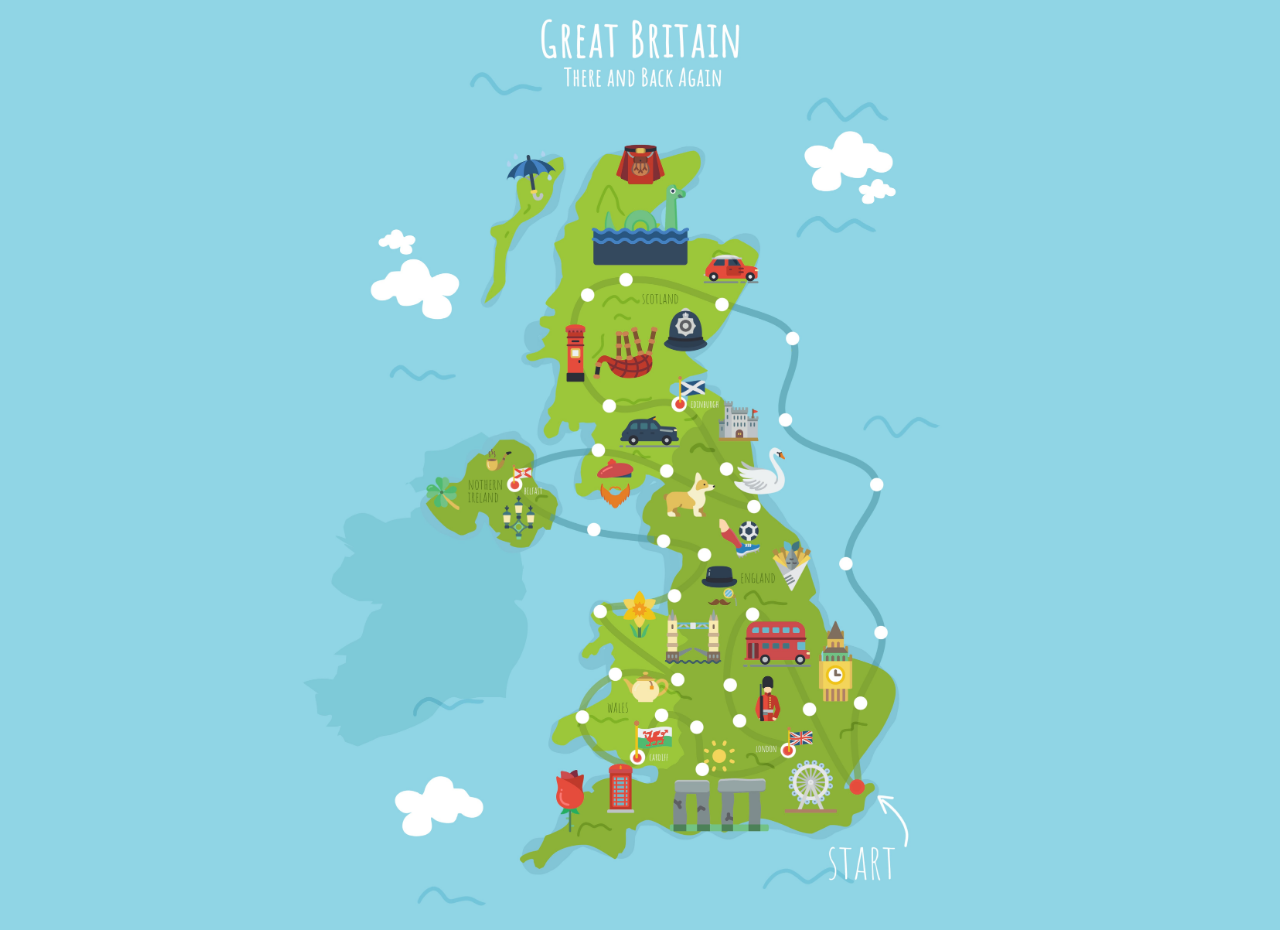
<file: index.html>
<!DOCTYPE html>
<html lang="en">
<head>
   <link rel="stylesheet" href="style.css">
    <meta charset="UTF-8">
    <title>Great Britain</title>
</head>
<body>
  
     
   
    <div class="wrapper">
        <img id="map" src="maplvl0.jpg" height=960 usemap="#Navigation">
        <map id="Navigation" name="Navigation">
        
        
    <area id="lvl1" onclick="takelvl('1')" shape="circle" coords="556, 816,7" href="scotland.html" alt="Информация">    
    <area id="lvl2" onclick="takelvl('2')" shape="circle" coords="508, 739,7" href="" alt="Информация">
    <area id="lvl3" onclick="takelvl('3')" shape="circle" coords="451, 644,7" href="" alt="Информация">
    <area id="lvl4" onclick="takelvl('4')" shape="circle" coords="429, 714,7" href="" alt="Информация">    
    <area id="lvl5" onclick="takelvl('5')" shape="circle" coords="438, 750,7" href="" alt="Информация">
    <area id="lvl6" onclick="takelvl('6')" shape="circle" coords="487, 780,7" href="" alt="Информация">
    <area id="lvl7" onclick="takelvl('7')" shape="circle" coords="401, 799,7" href="" alt="Информация">    
    <area id="lvl8" onclick="takelvl('8')" shape="circle" coords="395, 757,7" href="" alt="Информация">
    <area id="lvl9" onclick="takelvl('9')" shape="circle" coords="360, 745,7" href="" alt="Информация">
    <area id="lvl10" onclick="takelvl('10')" shape="circle" coords="336, 787,7" href="" alt="Информация">    
    <area id="lvl11" onclick="takelvl('11')" shape="circle" coords="281, 747,7" href="" alt="Информация">
    <area id="lvl12" onclick="takelvl('12')" shape="circle" coords="314, 704,7" href="" alt="Информация">
     
    <area id="lvl13" onclick="takelvl('13')" shape="circle" coords="376, 709,7" href="" alt="Информация">    
    <area id="lvl14" onclick="takelvl('14')" shape="circle" coords="298, 641,7" href="" alt="Информация">
    <area id="lvl15" onclick="takelvl('15')" shape="circle" coords="373, 625,7" href="" alt="Информация">
    <area id="lvl16" onclick="takelvl('16')" shape="circle" coords="403, 584,7" href="" alt="Информация">    
    <area id="lvl17" onclick="takelvl('17')" shape="circle" coords="362, 571,7" href="" alt="Информация">
    <area id="lvl18" onclick="takelvl('18')" shape="circle" coords="292, 559,7" href="" alt="Информация">
    <area id="lvl19" onclick="takelvl('19')" shape="circle" coords="213, 515,7" href="" alt="Информация">    
    <area id="lvl20" onclick="takelvl('20')" shape="circle" coords="297, 480,7" href="" alt="Информация">
    <area id="lvl21" onclick="takelvl('21')" shape="circle" coords="365, 500,7" href="" alt="Информация">
    <area id="lvl22" onclick="takelvl('22')" shape="circle" coords="452, 536,7" href="scotland.html" alt="Информация">    
    <area id="lvl23" onclick="takelvl('23')" shape="circle" coords="425, 499,7" href="scotland.html" alt="Информация">
    <area id="lvl24" onclick="takelvl('24')" shape="circle" coords="378, 434,7" href="scotland.html" alt="Информация">
     
    <area id="lvl25" onclick="takelvl('25')" shape="circle" coords="308, 436,7" href="" alt="Информация">    
    <area id="lvl26" onclick="takelvl('26')" shape="circle" coords="286, 325,7" href="" alt="Информация">
    <area id="lvl27" onclick="takelvl('27')" shape="circle" coords="325, 309,7" href="" alt="Информация">
    <area id="lvl28" onclick="takelvl('28')" shape="circle" coords="420, 334,7" href="" alt="Информация">    
    <area id="lvl29" onclick="takelvl('29')" shape="circle" coords="491, 368,7" href="" alt="Информация">
    <area id="lvl30" onclick="takelvl('30')" shape="circle" coords="484, 450,7" href="" alt="Информация">
    <area id="lvl31" onclick="takelvl('31')" shape="circle" coords="575, 514,7" href="" alt="Информация">    
    <area id="lvl32" onclick="takelvl('32')" shape="circle" coords="544, 593,7" href="" alt="Информация">
    <area id="lvl33" onclick="takelvl('33')" shape="circle" coords="580, 662,7" href="" alt="Информация">
    <area id="lvl34" onclick="takelvl('34')" shape="circle" coords="559, 733,7" href="" alt="Информация">    
       
        
        
        

   
   </map>
    </div>
    
     <script src="questions.js">
         
//       localStorage.setItem("MapLevel","maplvl0");  
 
        
    </script>
    
</body>
</html>
</file>
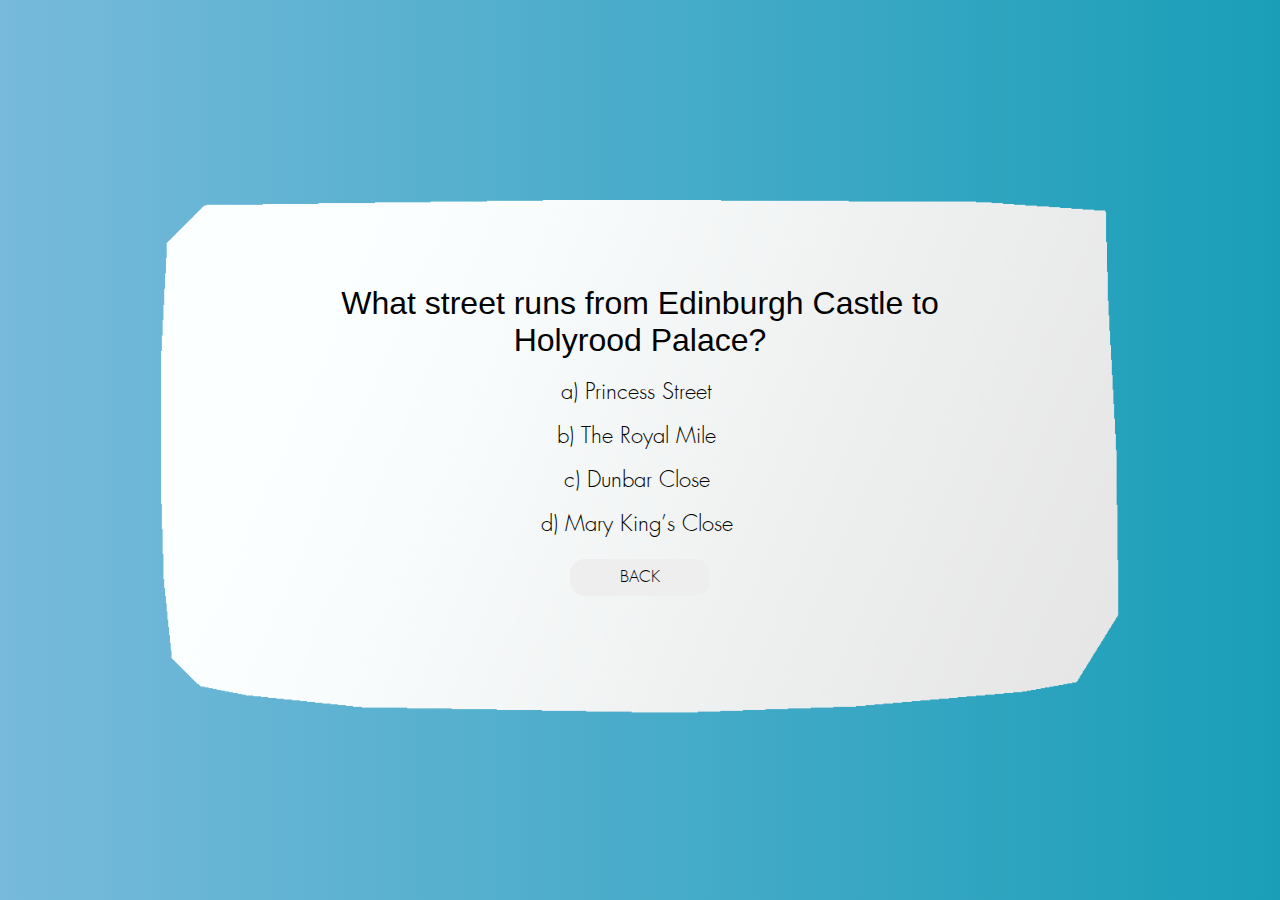
<file: scotland.html>
<!DOCTYPE html>
<html lang="en">
<head>
   <link href="https://allfont.ru/allfont.css?fonts=futura-normal" rel="stylesheet" type="text/css" />
    <meta charset="UTF-8">
    <title>Start </title>
    <link rel="stylesheet" href="style.css">
    <style>
        body {
          background-image: linear-gradient(to right, rgb(119, 186, 219), rgb(111, 183, 216), rgb(102, 181, 213), rgb(94, 178, 209), rgb(85, 176, 206), rgb(77, 173, 203), rgb(68, 171, 200), rgb(60, 168, 197), rgb(51, 166, 194), rgb(43, 163, 190), rgb(34, 161, 187), rgb(26, 158, 184));
        }
    </style>
</head>
<body >
  
   <div class="wrapper">
      <div class="frame">
          <div class="question-wrapper">
              <div class="question-title" id="question">
                  What street runs from Edinburgh Castle to Holyrood Palace?
              </div>
              <div class="options">
                  <ul type="none">
                      <li class="answer" id="option1" onclick="check(1)">a. Princess Street</li>
                      <li class="answer" id="option2" onclick="check(2)">b. The Royal Mile</li>
                      <li class="answer" id="option3" onclick="check(3)">c. Dunbar Close</li>
                      <li class="answer" id="option4" onclick="check(4)">d. Mary King’s Close</li>
                  </ul>
              </div>
              <div id="knopka">
                  <a href="index.html" class="boton1">BACK</a>
              </div>
              
          </div>
       </div>
    </div>
   
   <script src="questions.js">
       
       

    </script>
    
</body>
</html>
</file>
<file: style.css>
@font-face {
    font-family: "Futura";
    src: url(8201.ttf);
}
/*
@font-face {
    font-family: "Futura1";
    src: url(8202.ttf);
}
*/

body{
    background-color: #90d5e5;
    margin:0;
}
.questions{
background: rgb(228,210,197);
background: linear-gradient(90deg, rgba(228,210,197,1) 29%, rgba(102,204,204,1) 54%, rgba(102,204,204,1) 100%);
}

.wrapper {
    height: 100vh;
    display: flex;
    justify-content: center;
    align-items: center;
}

.frame {
    display: flex;
    justify-content: center;
    align-items: center;
    width: 1000px;
    height: 565px;
    background: url('scotland.png') center / cover;
}

.question-title {
    font-family: 'Futura-Normal', arial;
    font-size: 32px;
    max-width: 700px;
    text-align: center;
}

.answer{
    
}

.options {
    font-family: 'Futura';
    font-size: 22px;
    text-align: center;
}

.options li {
    transition: all .2s;
    cursor: pointer;
    margin: 20px 47px 20px 0;
}

.options li:hover {
    margin-right: -10px;
}



a.boton1{
  position: relative;
  background:#eee;
  color:black;
  text-decoration:none;
  display:block;
  width:120px;
  text-align:center;
  margin:20px auto;
  padding:10px 10px;
  transition:all 0.3s;  
  border-radius: 15px;
  font-family: 'Futura', arial;
  }
 a.boton1:hover{
  box-shadow:0px -5px 0 black inset;
}
</file>
